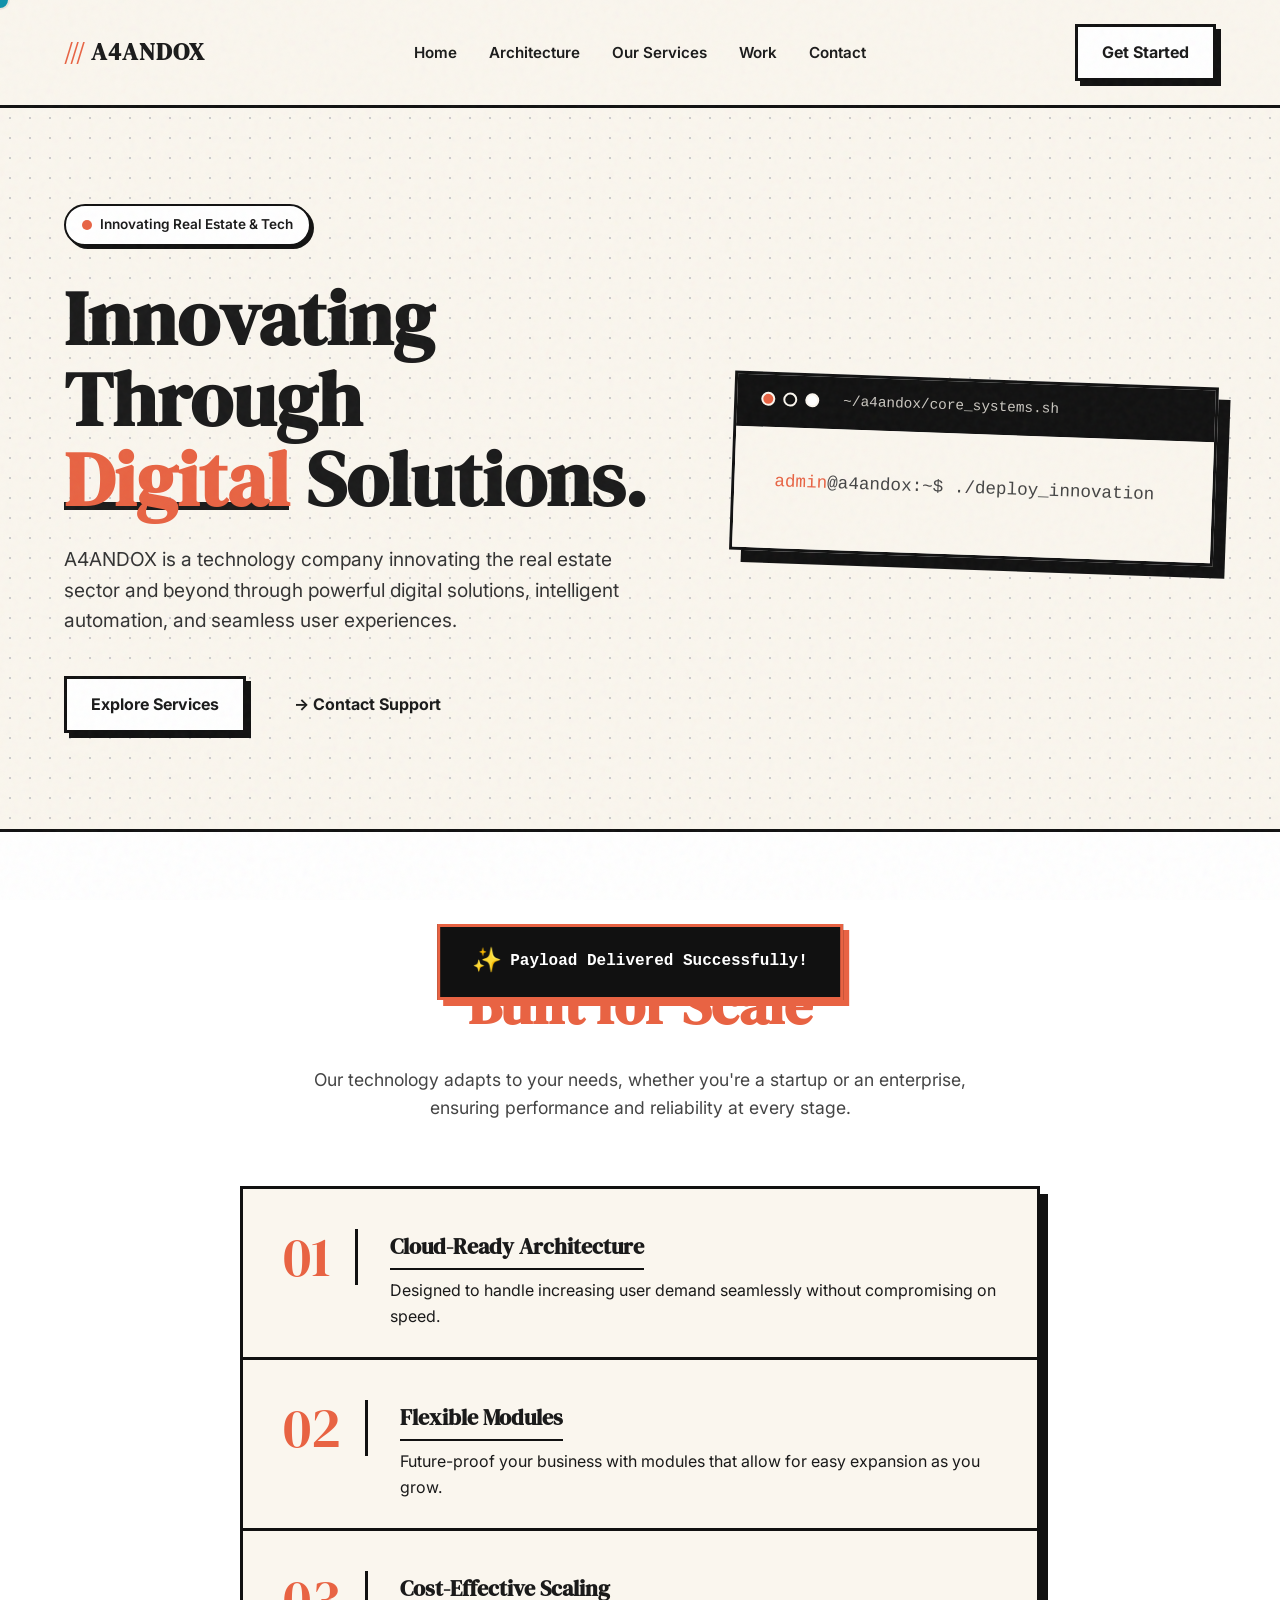
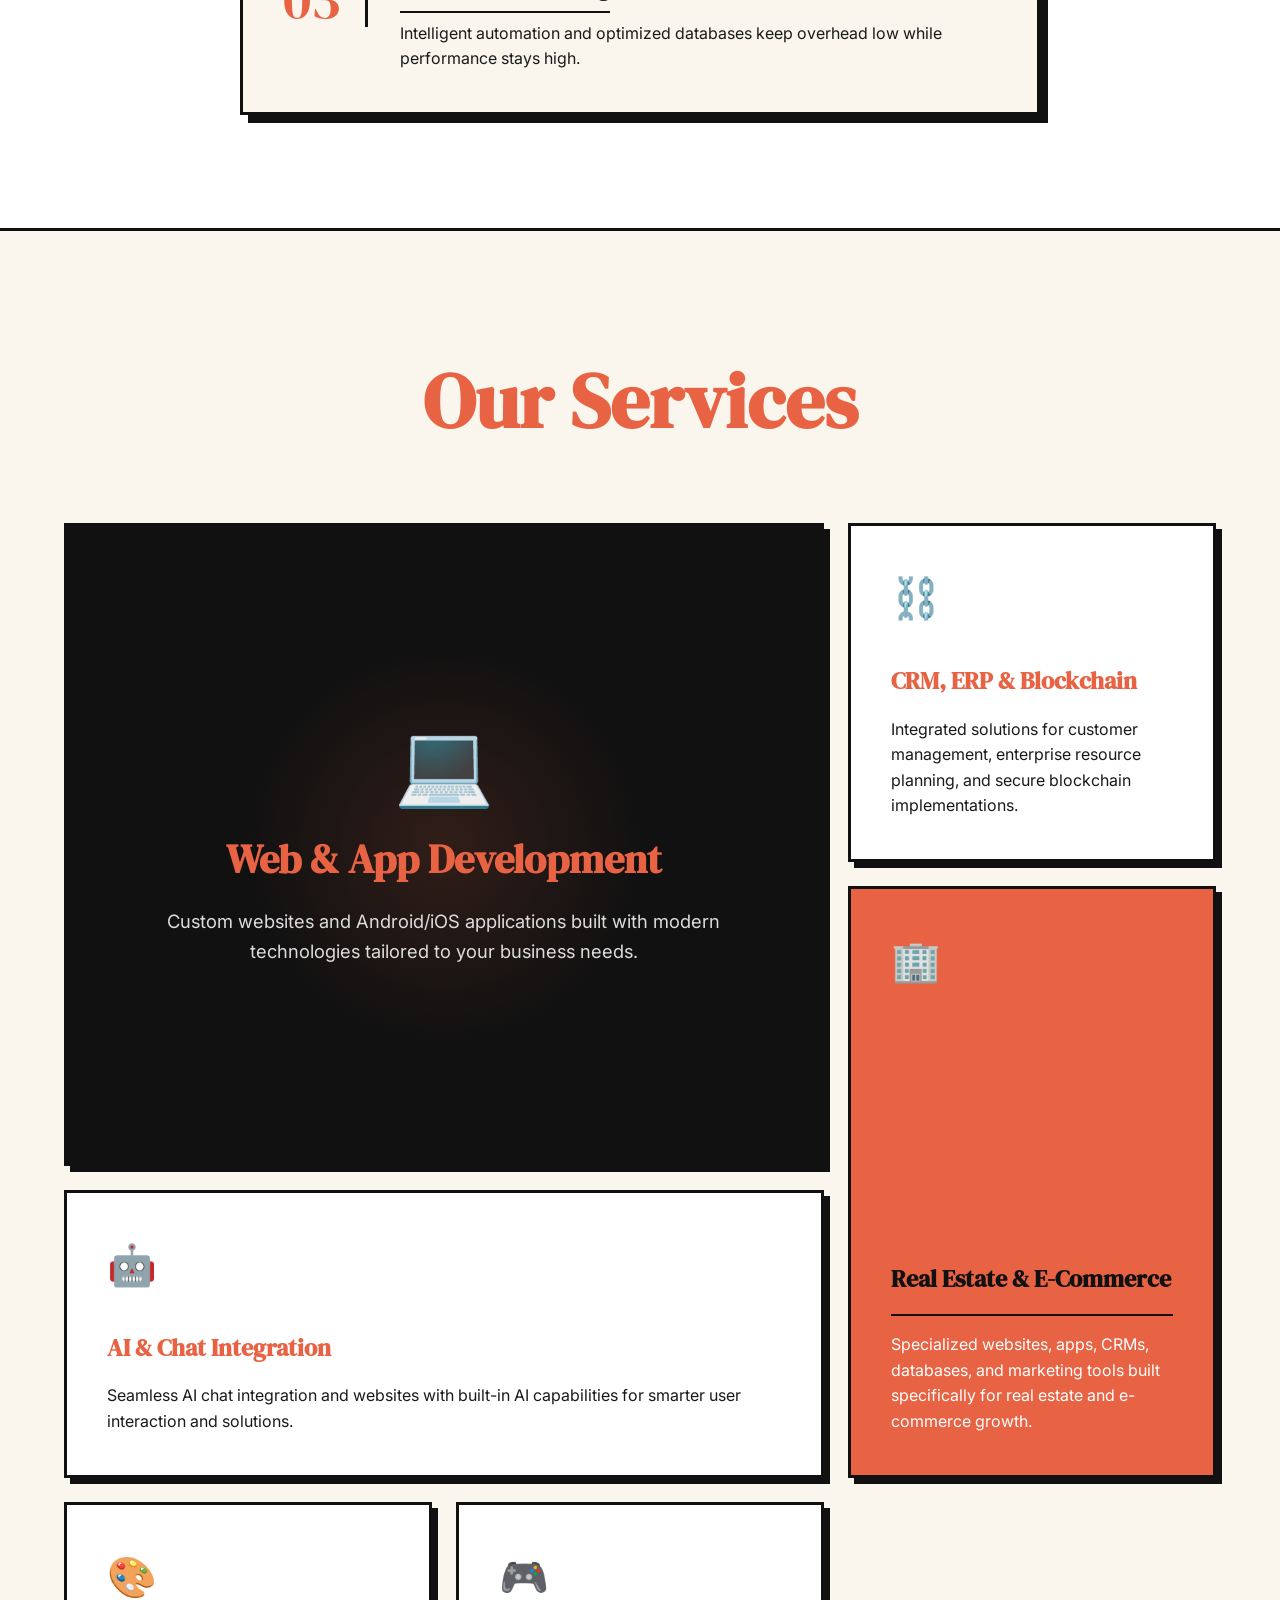
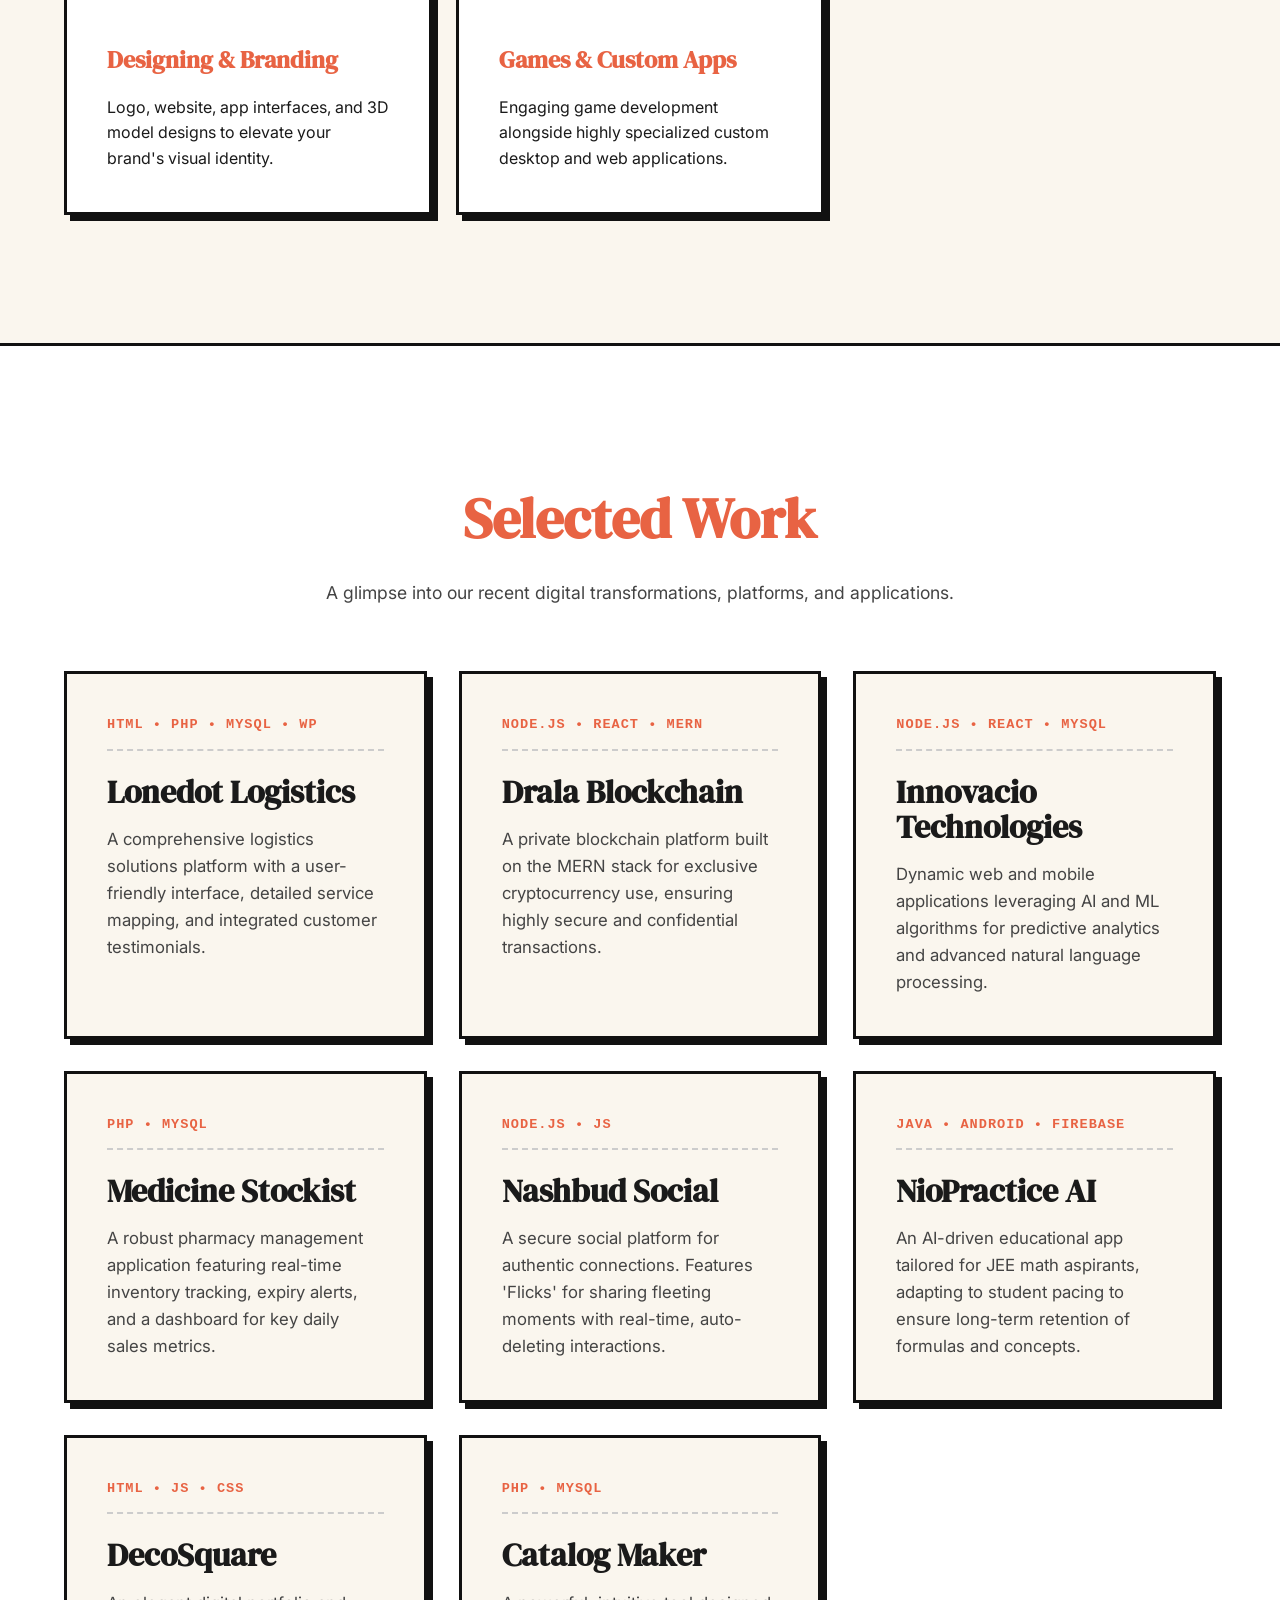
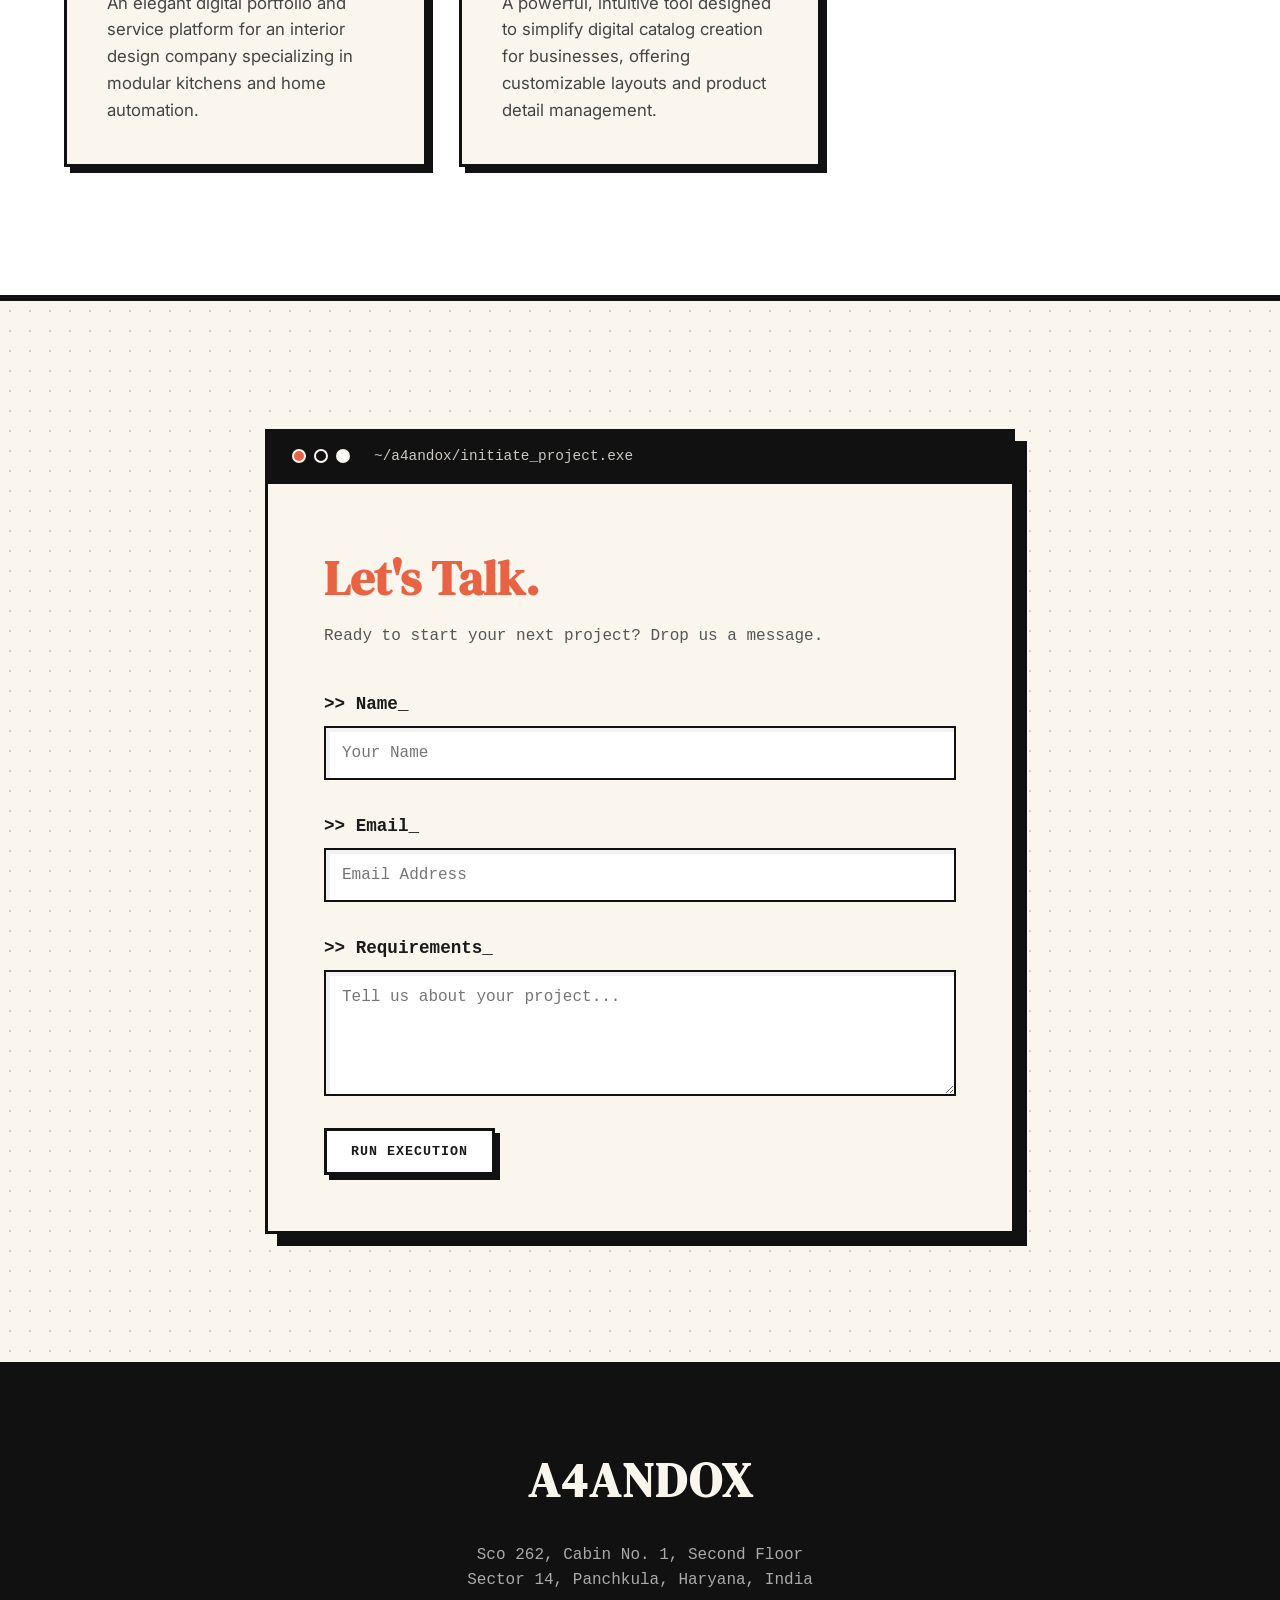
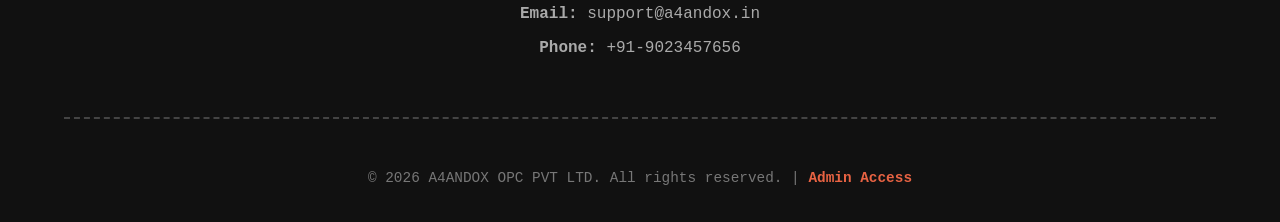
<file: index.html>
<!DOCTYPE html>
<html lang="en">
<head>
    <meta charset="UTF-8">
    <meta name="viewport" content="width=device-width, initial-scale=1.0">
    <title>A4ANDOX | Powerful Digital Solutions</title>
    <link rel="preconnect" href="https://fonts.googleapis.com">
    <link rel="preconnect" href="https://fonts.gstatic.com" crossorigin>
    <link href="https://fonts.googleapis.com/css2?family=DM+Serif+Display&family=Inter:wght@400;500;600;700;900&display=swap" rel="stylesheet">
    <link rel="stylesheet" href="style.css">
</head>
<body>
    <div id="a4-loader" class="a4-loader">
        <div class="terminal-container loader-terminal">
            <div class="terminal-header">
                <div class="terminal-buttons">
                    <span class="t-btn close"></span>
                    <span class="t-btn min"></span>
                    <span class="t-btn max"></span>
                </div>
                <div class="terminal-title">~/a4andox/boot_sequence.exe</div>
            </div>
            <div class="terminal-body terminal-font">
                <p>>> A4ANDOX.sys initializing<span class="loading-dots"></span></p>
                <div class="progress-bar-container">
                    <div class="progress-bar"></div>
                </div>
                <p id="loader-status">>> SYSTEM READY_</p>
            </div>
        </div>
    </div>

    <div class="noise-overlay"></div>
    <div class="custom-cursor"></div>

    <nav class="navbar relative-z">
        <div class="logo">
            <span class="logo-icon">///</span> A4ANDOX
        </div>
        <ul class="nav-links">
            <li><a href="#home">Home</a></li>
            <li><a href="#features">Architecture</a></li>
            <li><a href="#services">Our Services</a></li>
            <li><a href="#work">Work</a></li> 
            <li><a href="#contact-form-section">Contact</a></li>
        </ul>
        <a href="#contact-form-section" class="btn-primary magnetic-btn">Get Started</a>
    </nav>

    <header id="home" class="hero relative-z split-layout">
        <div class="hero-content">
            <div class="status-badge">
                <span class="pulse-indicator"></span> Innovating Real Estate & Tech
            </div>
            
            <h1 class="hero-title">
                Innovating Through <br>
                <span class="text-orange highlight-stroke">Digital</span> Solutions.
            </h1>
            <p class="hero-subtitle">
                A4ANDOX is a technology company innovating the real estate sector and beyond through powerful digital solutions, intelligent automation, and seamless user experiences.
            </p>
            <div class="hero-ctas">
                <a href="#services" class="btn-primary magnetic-btn" id="cta-main">Explore Services</a>
                <a href="#contact-form-section" class="btn-secondary link-hover-effect" id="cta-secondary">→ Contact Support</a>
            </div>
        </div>
        
        <div class="hero-visual">
            <div class="terminal-container hero-terminal">
                <div class="terminal-header">
                    <div class="terminal-buttons">
                        <span class="t-btn close"></span>
                        <span class="t-btn min"></span>
                        <span class="t-btn max"></span>
                    </div>
                    <div class="terminal-title">~/a4andox/core_systems.sh</div>
                </div>
                <div class="terminal-body terminal-font">
                    <p class="code-line"><span class="text-orange">admin</span>@a4andox:~$ ./deploy_innovation</p>
                    <p class="code-line">> Booting digital architecture...</p>
                    <p class="code-line">> [OK] Web & App Development</p>
                    <p class="code-line">> [OK] Cloud Infrastructure</p>
                    <p class="code-line">> [OK] UI/UX Engineering</p>
                    <p class="code-line text-orange blink-cursor">> Status: ONLINE_</p>
                </div>
            </div>
        </div>
    </header>

    <section id="features" class="how-to-work relative-z">
        <div class="section-header-centered">
            <h2 class="section-title text-orange">Built for Scale</h2>
            <p class="section-subtitle">Our technology adapts to your needs, whether you're a startup or an enterprise, ensuring performance and reliability at every stage.</p>
        </div>
        
        <div class="architecture-stack">
            <div class="stack-item animate-on-scroll">
                <div class="stack-number">01</div>
                <div class="stack-content">
                    <h3 class="stack-title">Cloud-Ready Architecture</h3>
                    <p class="stack-text">Designed to handle increasing user demand seamlessly without compromising on speed.</p>
                </div>
            </div>
            <div class="stack-item animate-on-scroll" style="transition-delay: 0.1s;">
                <div class="stack-number">02</div>
                <div class="stack-content">
                    <h3 class="stack-title">Flexible Modules</h3>
                    <p class="stack-text">Future-proof your business with modules that allow for easy expansion as you grow.</p>
                </div>
            </div>
            <div class="stack-item animate-on-scroll" style="transition-delay: 0.2s;">
                <div class="stack-number">03</div>
                <div class="stack-content">
                    <h3 class="stack-title">Cost-Effective Scaling</h3>
                    <p class="stack-text">Intelligent automation and optimized databases keep overhead low while performance stays high.</p>
                </div>
            </div>
        </div>
    </section>

    <section id="services" class="services relative-z">
        <div class="services-header animate-on-scroll">
            <h2 class="services-main-title text-orange">Our Services</h2>
        </div>
        
        <div class="bento-grid">
            <div class="service-card bento-featured animate-on-scroll">
                <div class="glow-orb"></div>
                <div class="featured-content">
                    <div class="huge-icon">💻</div>
                    <h3>Web & App Development</h3>
                    <p>Custom websites and Android/iOS applications built with modern technologies tailored to your business needs.</p>
                </div>
            </div>
            
            <div class="service-card bento-standard animate-on-scroll" style="transition-delay: 0.1s;">
                <div class="card-icon">⛓️</div>
                <div class="card-content">
                    <h3>CRM, ERP & Blockchain</h3>
                    <p>Integrated solutions for customer management, enterprise resource planning, and secure blockchain implementations.</p>
                </div>
            </div>
            
            <div class="service-card bento-tall animate-on-scroll" style="transition-delay: 0.2s;">
                <div class="card-icon">🏢</div>
                <div class="card-content">
                    <h3>Real Estate & E-Commerce</h3>
                    <p>Specialized websites, apps, CRMs, databases, and marketing tools built specifically for real estate and e-commerce growth.</p>
                </div>
            </div>
            
            <div class="service-card bento-wide animate-on-scroll" style="transition-delay: 0.3s;">
                <div class="card-icon">🤖</div>
                <div class="card-content">
                    <h3>AI & Chat Integration</h3>
                    <p>Seamless AI chat integration and websites with built-in AI capabilities for smarter user interaction and solutions.</p>
                </div>
            </div>
            
            <div class="service-card bento-standard animate-on-scroll" style="transition-delay: 0.4s;">
                <div class="card-icon">🎨</div>
                <div class="card-content">
                    <h3>Designing & Branding</h3>
                    <p>Logo, website, app interfaces, and 3D model designs to elevate your brand's visual identity.</p>
                </div>
            </div>
            
            <div class="service-card bento-standard animate-on-scroll" style="transition-delay: 0.5s;">
                <div class="card-icon">🎮</div>
                <div class="card-content">
                    <h3>Games & Custom Apps</h3>
                    <p>Engaging game development alongside highly specialized custom desktop and web applications.</p>
                </div>
            </div>
        </div>
    </section>

    <section id="work" class="portfolio-section relative-z">
        <div class="section-header-centered animate-on-scroll">
            <h2 class="section-title text-orange">Selected Work</h2>
            <p class="section-subtitle">A glimpse into our recent digital transformations, platforms, and applications.</p>
        </div>

        <div class="project-grid">
            <div class="project-card animate-on-scroll">
                <div class="project-tech">HTML • PHP • MySQL • WP</div>
                <h3 class="project-title">Lonedot Logistics</h3>
                <p class="project-desc">A comprehensive logistics solutions platform with a user-friendly interface, detailed service mapping, and integrated customer testimonials.</p>
            </div>
            <div class="project-card animate-on-scroll" style="transition-delay: 0.1s;">
                <div class="project-tech">Node.js • React • MERN</div>
                <h3 class="project-title">Drala Blockchain</h3>
                <p class="project-desc">A private blockchain platform built on the MERN stack for exclusive cryptocurrency use, ensuring highly secure and confidential transactions.</p>
            </div>
            <div class="project-card animate-on-scroll" style="transition-delay: 0.2s;">
                <div class="project-tech">Node.js • React • MySQL</div>
                <h3 class="project-title">Innovacio Technologies</h3>
                <p class="project-desc">Dynamic web and mobile applications leveraging AI and ML algorithms for predictive analytics and advanced natural language processing.</p>
            </div>
            <div class="project-card animate-on-scroll">
                <div class="project-tech">PHP • MySQL</div>
                <h3 class="project-title">Medicine Stockist</h3>
                <p class="project-desc">A robust pharmacy management application featuring real-time inventory tracking, expiry alerts, and a dashboard for key daily sales metrics.</p>
            </div>
            <div class="project-card animate-on-scroll" style="transition-delay: 0.1s;">
                <div class="project-tech">Node.js • JS</div>
                <h3 class="project-title">Nashbud Social</h3>
                <p class="project-desc">A secure social platform for authentic connections. Features 'Flicks' for sharing fleeting moments with real-time, auto-deleting interactions.</p>
            </div>
            <div class="project-card animate-on-scroll" style="transition-delay: 0.2s;">
                <div class="project-tech">Java • Android • Firebase</div>
                <h3 class="project-title">NioPractice AI</h3>
                <p class="project-desc">An AI-driven educational app tailored for JEE math aspirants, adapting to student pacing to ensure long-term retention of formulas and concepts.</p>
            </div>
            <div class="project-card animate-on-scroll">
                <div class="project-tech">HTML • JS • CSS</div>
                <h3 class="project-title">DecoSquare</h3>
                <p class="project-desc">An elegant digital portfolio and service platform for an interior design company specializing in modular kitchens and home automation.</p>
            </div>
            <div class="project-card animate-on-scroll" style="transition-delay: 0.1s;">
                <div class="project-tech">PHP • MySQL</div>
                <h3 class="project-title">Catalog Maker</h3>
                <p class="project-desc">A powerful, intuitive tool designed to simplify digital catalog creation for businesses, offering customizable layouts and product detail management.</p>
            </div>
        </div>
    </section>

    <section id="contact-form-section" class="contact-form-section relative-z">
        <div class="terminal-container animate-on-scroll">
            <div class="terminal-header">
                <div class="terminal-buttons">
                    <span class="t-btn close"></span>
                    <span class="t-btn min"></span>
                    <span class="t-btn max"></span>
                </div>
                <div class="terminal-title">~/a4andox/initiate_project.exe</div>
            </div>
            
            <div class="terminal-body">
                <h2 class="terminal-heading text-orange">Let's Talk.</h2>
                <p class="terminal-sub">Ready to start your next project? Drop us a message.</p>
                
                <form id="a4ContactForm" class="brutal-form code-style-form">
                    <div class="input-group">
                        <label for="userName">>> Name_</label>
                        <input type="text" id="userName" placeholder="Your Name" required>
                    </div>
                    <div class="input-group">
                        <label for="userEmail">>> Email_</label>
                        <input type="email" id="userEmail" placeholder="Email Address" required>
                    </div>
                    <div class="input-group">
                        <label for="userMessage">>> Requirements_</label>
                        <textarea id="userMessage" rows="5" placeholder="Tell us about your project..." required></textarea>
                    </div>
                    <button type="submit" class="btn-primary run-command-btn">Run Execution</button>
                </form>
            </div>
        </div>
    </section>

    <div id="successToast" class="success-toast">
        <span style="font-size: 1.5rem;">✨</span> Payload Delivered Successfully!
    </div>

    <footer class="site-footer relative-z">
        <div class="footer-content animate-on-scroll">
            <h2 class="footer-logo">A4ANDOX</h2>
            <div class="contact-details terminal-font">
                <p>Sco 262, Cabin No. 1, Second Floor<br>Sector 14, Panchkula, Haryana, India</p>
                <p><strong>Email:</strong> support@a4andox.in</p>
                <p><strong>Phone:</strong> +91-9023457656</p>
            </div>
        </div>
        <div class="copyright animate-on-scroll" style="transition-delay: 0.2s;">
            &copy; 2026 A4ANDOX OPC PVT LTD. All rights reserved. | <a href="admin.html" class="admin-link">Admin Access</a>
        </div>
    </footer>

    <script src="script.js"></script>
</body>
</html>
</file>
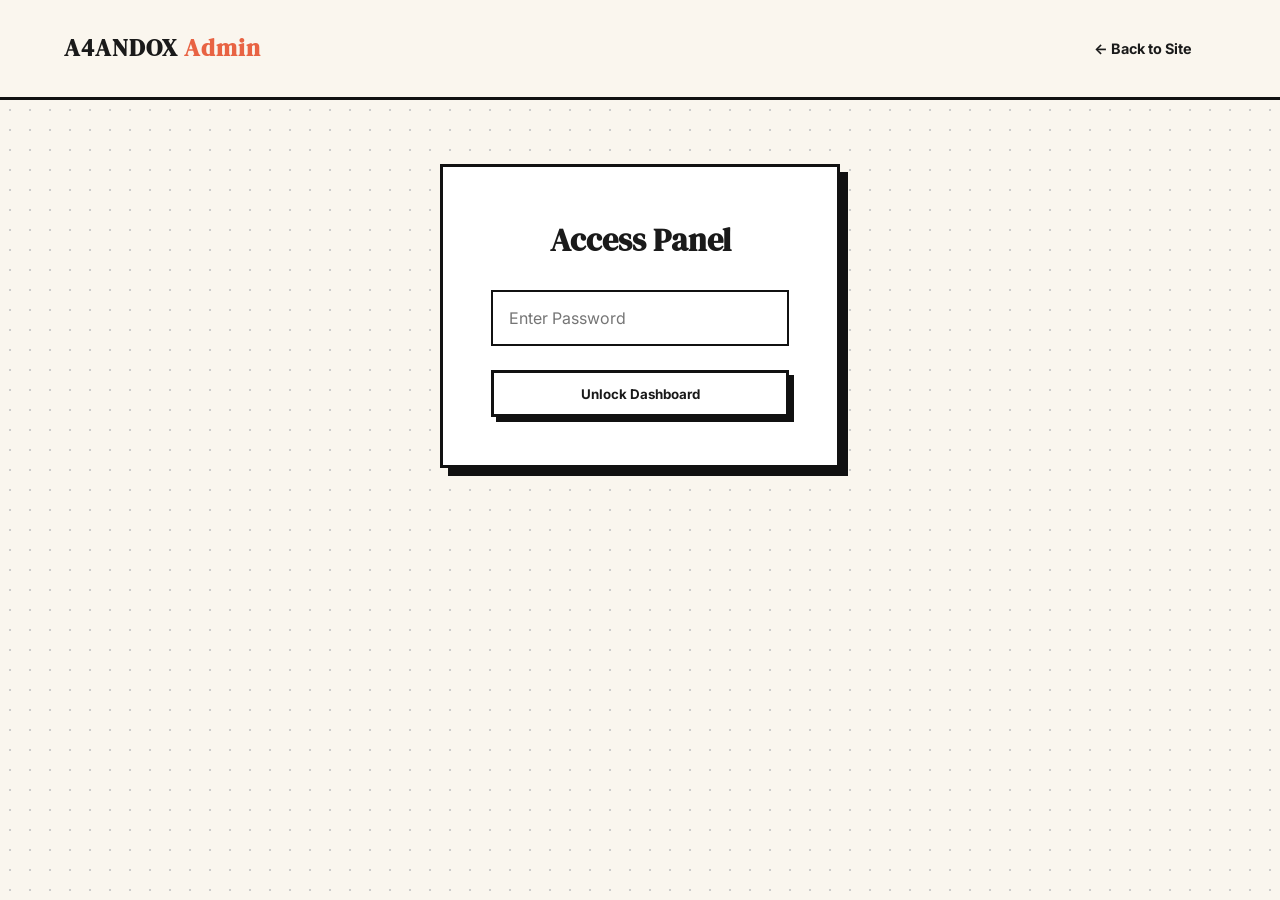
<file: admin.html>
<!DOCTYPE html>
<html lang="en">
<head>
    <meta charset="UTF-8">
    <meta name="viewport" content="width=device-width, initial-scale=1.0">
    <title>A4ANDOX | Admin Panel</title>
    <link rel="preconnect" href="https://fonts.googleapis.com">
    <link rel="preconnect" href="https://fonts.gstatic.com" crossorigin>
    <link href="https://fonts.googleapis.com/css2?family=DM+Serif+Display&family=Inter:wght@400;500;600;700&display=swap" rel="stylesheet">
    <link rel="stylesheet" href="style.css">
    <style>
        /* Admin specific layout styles overlaying style.css */
        body { display: flex; flex-direction: column; min-height: 100vh; }
        .admin-header { padding: 1.5rem 5%; border-bottom: 3px solid var(--border-dark); display: flex; justify-content: space-between; align-items: center; background-color: var(--bg-cream); }
        .admin-main { flex: 1; padding: 4rem 5%; display: flex; flex-direction: column; align-items: center; background-image: radial-gradient(#ccc 1px, transparent 1px); background-size: 20px 20px; }
        
        /* Login Box */
        .login-box { background: #fff; border: 3px solid var(--border-dark); box-shadow: 8px 8px 0px 0px var(--border-dark); padding: 3rem; width: 100%; max-width: 400px; text-align: center; }
        .login-box input { width: 100%; padding: 1rem; margin: 1.5rem 0; border: 2px solid var(--border-dark); font-family: var(--font-body); font-size: 1rem; outline: none; }
        .login-box input:focus { box-shadow: 4px 4px 0px 0px var(--accent-orange); }
        .error-msg { color: #E86343; font-size: 0.95rem; font-weight: bold; margin-top: 1rem; display: none; }
        
        /* Dashboard */
        .dashboard { width: 100%; max-width: 900px; display: none; }
        .submissions-grid { display: grid; gap: 1.5rem; margin-top: 2rem; }
        .sub-card { background: #fff; border: 3px solid var(--border-dark); padding: 2rem; box-shadow: 6px 6px 0px 0px var(--border-dark); }
        .sub-header { display: flex; justify-content: space-between; border-bottom: 2px dashed #ccc; padding-bottom: 0.5rem; margin-bottom: 1rem; font-size: 0.9rem; color: #555; }
        .sub-card h4 { font-size: 1.5rem; margin-bottom: 0.5rem; color: var(--accent-orange); font-family: var(--font-heading); }
    </style>
</head>
<body>

    <header class="admin-header">
        <div class="logo">A4ANDOX <span class="text-orange">Admin</span></div>
        <a href="index.html" class="btn-secondary" style="font-size: 0.9rem; font-weight: bold;">← Back to Site</a>
    </header>

    <main class="admin-main">
        <div id="loginView" class="login-box">
            <h2 style="font-family: var(--font-heading); font-size: 2rem;">Access Panel</h2>
            <input type="password" id="adminPassword" placeholder="Enter Password">
            <button id="loginBtn" class="btn-primary" style="width: 100%;">Unlock Dashboard</button>
            <p id="errorMsg" class="error-msg">Incorrect Password.</p>
        </div>

        <div id="dashboardView" class="dashboard">
            <div style="display: flex; justify-content: space-between; align-items: center; flex-wrap: wrap; gap: 1rem;">
                <h2 style="font-family: var(--font-heading); font-size: 2.5rem;">Client Submissions</h2>
                <button id="clearDataBtn" class="btn-secondary" style="color: red; border: 2px solid red; padding: 0.5rem 1rem; background-color: #fff;">Clear All Data</button>
            </div>
            
            <div id="submissionsContainer" class="submissions-grid">
                </div>
        </div>
    </main>

    <script>
        // Admin Panel Logic
        const loginBtn = document.getElementById('loginBtn');
        const passInput = document.getElementById('adminPassword');
        const errorMsg = document.getElementById('errorMsg');
        const loginView = document.getElementById('loginView');
        const dashboardView = document.getElementById('dashboardView');
        const container = document.getElementById('submissionsContainer');
        const clearBtn = document.getElementById('clearDataBtn');

        // Allow pressing "Enter" to login
        passInput.addEventListener('keypress', function(e) {
            if (e.key === 'Enter') loginBtn.click();
        });

        loginBtn.addEventListener('click', () => {
            if (passInput.value === 'Admin@123') {
                loginView.style.display = 'none';
                dashboardView.style.display = 'block';
                loadSubmissions();
            } else {
                errorMsg.style.display = 'block';
            }
        });

        function loadSubmissions() {
            const data = JSON.parse(localStorage.getItem('a4Submissions')) || [];
            container.innerHTML = ''; // Clear current display

            if (data.length === 0) {
                container.innerHTML = '<p style="text-align: center; font-size: 1.2rem; margin-top: 2rem;">No submissions yet. Test the form on the homepage!</p>';
                return;
            }

            // Loop backwards to show the newest messages first
            for (let i = data.length - 1; i >= 0; i--) {
                const sub = data[i];
                const card = document.createElement('div');
                card.className = 'sub-card';
                card.innerHTML = `
                    <div class="sub-header">
                        <span>Submitted: ${sub.date}</span>
                    </div>
                    <h4>${sub.name}</h4>
                    <p style="margin-bottom: 1rem;"><strong>Email:</strong> <a href="mailto:${sub.email}" class="text-orange" style="font-weight: 600;">${sub.email}</a></p>
                    <div style="padding: 1rem; background: var(--bg-cream); border: 2px solid var(--border-dark); font-family: var(--font-body);">
                        ${sub.message}
                    </div>
                `;
                container.appendChild(card);
            }
        }

        clearBtn.addEventListener('click', () => {
            if(confirm('Are you absolutely sure you want to delete all form submissions? This cannot be undone.')) {
                localStorage.removeItem('a4Submissions');
                loadSubmissions(); // Reload the empty state
            }
        });
    </script>
</body>
</html>
</file>
<file: style.css>
/* Base Variables & Reset */
:root {
    --bg-cream: #FAF6EE;
    --text-black: #1A1A1A;
    --accent-orange: #E86343;
    --border-dark: #111111;
    --font-heading: 'DM Serif Display', serif;
    --font-body: 'Inter', sans-serif;
    --font-mono: 'Courier New', Courier, monospace;
}

* {
    margin: 0;
    padding: 0;
    box-sizing: border-box;
    cursor: none; /* Hides default cursor for our custom one */
}

html {
    scroll-behavior: smooth;
}

body {
    background-color: var(--bg-cream);
    color: var(--text-black);
    font-family: var(--font-body);
    line-height: 1.6;
    overflow-x: hidden;
    position: relative;
}

/* --- CREATIVE TOUCHES --- */

.noise-overlay {
    position: fixed;
    top: 0;
    left: 0;
    width: 100vw;
    height: 100vh;
    pointer-events: none;
    z-index: 9999;
    opacity: 0.04;
    background-image: url("data:image/svg+xml,%3Csvg viewBox='0 0 200 200' xmlns='http://www.w3.org/2000/svg'%3E%3Cfilter id='noiseFilter'%3E%3CfeTurbulence type='fractalNoise' baseFrequency='0.65' numOctaves='3' stitchTiles='stitch'/%3E%3C/filter%3E%3Crect width='100%25' height='100%25' filter='url(%23noiseFilter)'/%3E%3C/svg%3E");
}

@media (pointer: fine) {
    .custom-cursor {
        width: 20px;
        height: 20px;
        background-color: var(--accent-orange);
        border: 2px solid var(--border-dark);
        border-radius: 50%;
        position: fixed;
        pointer-events: none;
        z-index: 10000;
        transform: translate(-50%, -50%);
        transition: transform 0.1s ease, background-color 0.2s;
        mix-blend-mode: difference;
    }
    
    a:hover ~ .custom-cursor, button:hover ~ .custom-cursor, input:hover ~ .custom-cursor, textarea:hover ~ .custom-cursor {
        transform: translate(-50%, -50%) scale(1.5);
        background-color: #fff;
    }
}
@media (pointer: coarse) {
    * { cursor: auto; }
    .custom-cursor { display: none; }
}

.relative-z { position: relative; z-index: 10; }

h1, h2, h3, .logo, .footer-logo, .terminal-heading {
    font-family: var(--font-heading);
}

.text-orange { color: var(--accent-orange); }

/* Navigation */
.navbar {
    display: flex;
    justify-content: space-between;
    align-items: center;
    padding: 1.5rem 5%;
    border-bottom: 3px solid var(--border-dark);
    background-color: var(--bg-cream);
    position: sticky;
    top: 0;
    z-index: 100;
}

.logo { font-size: 1.5rem; font-weight: bold; letter-spacing: 1px; }
.logo-icon { color: var(--accent-orange); }

.nav-links { list-style: none; display: flex; gap: 2rem; }
.nav-links a { text-decoration: none; color: var(--text-black); font-weight: 600; font-size: 0.95rem; transition: color 0.2s; }
.nav-links a:hover { color: var(--accent-orange); }

/* Buttons (Neo-Brutalist) */
.btn-primary, .btn-secondary {
    padding: 0.8rem 1.5rem;
    font-weight: 700;
    font-family: var(--font-body);
    text-decoration: none;
    display: inline-block;
    transition: transform 0.1s ease, box-shadow 0.1s ease;
}

.btn-primary { background-color: #fff; color: var(--text-black); border: 3px solid var(--border-dark); box-shadow: 5px 5px 0px 0px var(--border-dark); }
.btn-primary:active { transform: translate(5px, 5px); box-shadow: 0px 0px 0px 0px var(--border-dark); }

.btn-secondary { background: transparent; border: none; font-size: 1rem; color: var(--text-black); }
.btn-secondary:hover { text-decoration: underline; text-decoration-color: var(--accent-orange); text-decoration-thickness: 3px; text-underline-offset: 4px; }

/* --- HERO SPLIT LAYOUT --- */
.hero {
    padding: 6rem 5% 6rem;
    border-bottom: 3px solid var(--border-dark);
    background-image: radial-gradient(#ccc 1px, transparent 1px);
    background-size: 20px 20px;
    display: flex;
    align-items: center;
    justify-content: space-between;
    gap: 4rem;
    min-height: 80vh;
}

.hero-content { flex: 1; max-width: 750px; }

.status-badge {
    display: inline-flex; align-items: center; gap: 0.5rem; padding: 0.5rem 1rem;
    border: 2px solid var(--border-dark); border-radius: 50px; font-size: 0.85rem;
    font-weight: 600; background-color: #fff; margin-bottom: 2rem; box-shadow: 3px 3px 0 0 var(--border-dark);
}

.pulse-indicator { width: 10px; height: 10px; background-color: var(--accent-orange); border-radius: 50%; animation: pulse 2s infinite; }
@keyframes pulse {
    0% { box-shadow: 0 0 0 0 rgba(232, 99, 67, 0.7); }
    70% { box-shadow: 0 0 0 10px rgba(232, 99, 67, 0); }
    100% { box-shadow: 0 0 0 0 rgba(232, 99, 67, 0); }
}

.hero-title { font-size: clamp(3.5rem, 6vw, 6rem); line-height: 1.05; margin-bottom: 1.5rem; }
.highlight-stroke { position: relative; display: inline-block; }
.highlight-stroke::after {
    content: ''; position: absolute; bottom: 10px; left: 0; width: 100%; height: 8px; background-color: var(--text-black); z-index: -1;
}

.hero-subtitle { font-size: 1.2rem; color: #333; margin-bottom: 2.5rem; max-width: 600px; }
.hero-ctas { display: flex; gap: 1.5rem; align-items: center; }

/* Hero Visual Layout */
.hero-visual { flex: 0.8; position: relative; display: flex; justify-content: center; align-items: center; }

/* --- ARCHITECTURE STACK --- */
.how-to-work { padding: 8rem 5%; background-color: #fff; border-bottom: 3px solid var(--border-dark); }
.section-header-centered { text-align: center; max-width: 700px; margin: 0 auto 4rem; }
.how-to-work .section-title { font-size: 3.5rem; margin-bottom: 1rem; }
.how-to-work .section-subtitle { font-size: 1.1rem; color: #444; }

.architecture-stack { display: flex; flex-direction: column; gap: 0; max-width: 800px; margin: 0 auto; }
.stack-item {
    display: flex; border: 3px solid var(--border-dark); background-color: var(--bg-cream); padding: 2.5rem;
    align-items: flex-start; margin-bottom: -15px; position: relative; box-shadow: 8px 8px 0px 0px var(--border-dark); transition: transform 0.3s ease;
}
.stack-item:hover { transform: translateX(10px); z-index: 5; background-color: #fff; }
.stack-number { font-family: var(--font-heading); font-size: 3.5rem; color: var(--accent-orange); line-height: 1; margin-right: 2rem; border-right: 3px solid var(--border-dark); padding-right: 1.5rem; }
.stack-title { font-size: 1.4rem; margin-bottom: 0.5rem; border-bottom: 2px solid var(--border-dark); display: inline-block; padding-bottom: 0.2rem; }

/* --- BENTO GRID SERVICES --- */
.services { padding: 8rem 5%; overflow: hidden; background-color: var(--bg-cream); border-bottom: 3px solid var(--border-dark); }

.services-header { text-align: center; margin-bottom: 5rem; width: 100%; }
.services-main-title { font-size: clamp(3.5rem, 6vw, 5.5rem); font-family: var(--font-heading); color: var(--accent-orange); line-height: 1.1; }

.bento-grid { display: grid; grid-template-columns: repeat(3, 1fr); grid-auto-rows: minmax(280px, auto); gap: 1.5rem; max-width: 1200px; margin: 0 auto; }

.service-card {
    border: 3px solid var(--border-dark); padding: 2.5rem; background-color: #fff; box-shadow: 6px 6px 0px 0px var(--border-dark);
    display: flex; flex-direction: column; justify-content: space-between; transition: box-shadow 0.3s ease, transform 0.3s ease; position: relative; overflow: hidden;
}

.service-card:hover { transform: translate(-4px, -4px) !important; box-shadow: 12px 12px 0px 0px var(--border-dark); }
.card-icon { font-size: 2.5rem; margin-bottom: 2rem; position: relative; z-index: 2; }
.card-content { position: relative; z-index: 2; }
.card-content h3 { font-size: 1.5rem; margin-bottom: 1rem; color: var(--accent-orange); font-family: var(--font-heading); }

/* The Black Box Fix */
.bento-featured { grid-column: span 2; grid-row: span 2; background-color: var(--border-dark); color: #fff; justify-content: center; align-items: center; text-align: center; }
.bento-featured .featured-content { position: relative; z-index: 2; max-width: 85%; }
.bento-featured .huge-icon { font-size: 5rem; margin-bottom: 1.5rem; line-height: 1; }
.bento-featured h3 { color: var(--accent-orange); font-size: 2.5rem; margin-bottom: 1rem; font-family: var(--font-heading); }
.bento-featured p { font-size: 1.15rem; color: #ddd; }

.glow-orb { position: absolute; top: 50%; left: 50%; transform: translate(-50%, -50%); width: 400px; height: 400px; background: radial-gradient(circle, rgba(232,99,67,0.15) 0%, rgba(0,0,0,0) 70%); z-index: 1; pointer-events: none; }

.bento-tall { grid-row: span 2; background-color: var(--accent-orange); color: #fff; }
.bento-tall h3 { color: var(--border-dark); border-bottom: 2px solid var(--border-dark); padding-bottom: 1rem; }
.bento-wide { grid-column: span 2; }

/* --- NEW: PORTFOLIO / PROJECTS SECTION --- */
.portfolio-section {
    padding: 8rem 5%;
    background-color: #fff;
    border-bottom: 3px solid var(--border-dark);
}

.portfolio-section .section-title { font-size: 3.5rem; margin-bottom: 1rem; }
.portfolio-section .section-subtitle { font-size: 1.1rem; color: #444; margin-bottom: 4rem; }

.project-grid {
    display: grid;
    grid-template-columns: repeat(auto-fit, minmax(300px, 1fr));
    gap: 2rem;
    max-width: 1200px;
    margin: 0 auto;
}

.project-card {
    border: 3px solid var(--border-dark);
    padding: 2.5rem;
    background-color: var(--bg-cream);
    box-shadow: 6px 6px 0px 0px var(--border-dark);
    display: flex;
    flex-direction: column;
    transition: transform 0.2s ease, box-shadow 0.2s ease, background-color 0.2s ease;
}

.project-card:hover {
    transform: translate(-4px, -4px);
    box-shadow: 10px 10px 0px 0px var(--border-dark);
    background-color: #fff;
}

.project-tech {
    font-family: var(--font-mono);
    font-size: 0.85rem;
    color: var(--accent-orange);
    font-weight: bold;
    margin-bottom: 1.5rem;
    text-transform: uppercase;
    letter-spacing: 1px;
    border-bottom: 2px dashed #ccc;
    padding-bottom: 0.8rem;
}

.project-title {
    font-family: var(--font-heading);
    font-size: 2rem;
    margin-bottom: 1rem;
    color: var(--text-black);
    line-height: 1.1;
}

.project-desc {
    font-size: 1.05rem;
    color: #444;
    flex-grow: 1;
}

/* --- TERMINAL CONTACT FORM --- */
.contact-form-section { padding: 8rem 5%; display: flex; justify-content: center; background-image: radial-gradient(#ccc 1px, transparent 1px); background-size: 20px 20px; border-top: 3px solid var(--border-dark); }
.terminal-container { width: 100%; max-width: 750px; border: 3px solid var(--border-dark); box-shadow: 12px 12px 0px 0px var(--border-dark); background-color: #fff; display: flex; flex-direction: column; }
.terminal-header { background-color: var(--border-dark); color: var(--bg-cream); padding: 0.8rem 1.5rem; display: flex; align-items: center; border-bottom: 3px solid var(--border-dark); }
.terminal-buttons { display: flex; gap: 8px; margin-right: 1.5rem; }
.t-btn { width: 14px; height: 14px; border-radius: 50%; border: 2px solid var(--bg-cream); }
.t-btn.close { background-color: var(--accent-orange); }
.t-btn.min { background-color: transparent; }
.t-btn.max { background-color: #fff; }
.terminal-title { font-family: var(--font-mono); font-size: 0.9rem; opacity: 0.8; }
.terminal-body { padding: 3.5rem; background-color: var(--bg-cream); }
.terminal-heading { font-size: 3rem; margin-bottom: 0.5rem; }
.terminal-sub { font-family: var(--font-mono); font-size: 1rem; margin-bottom: 2.5rem; color: #555; }

.code-style-form { display: flex; flex-direction: column; gap: 2rem; }
.input-group { display: flex; flex-direction: column; gap: 0.5rem; }
.code-style-form label { font-family: var(--font-mono); font-weight: bold; color: var(--text-black); font-size: 1.1rem; }
.code-style-form input, .code-style-form textarea { width: 100%; padding: 1rem; font-family: var(--font-mono); font-size: 1rem; background-color: #fff; border: 2px solid var(--border-dark); color: var(--text-black); outline: none; box-shadow: inset 4px 4px 0px 0px rgba(0,0,0,0.05); transition: border-color 0.2s; }
.code-style-form input:focus, .code-style-form textarea:focus { border-color: var(--accent-orange); box-shadow: 4px 4px 0px 0px var(--accent-orange); }
.run-command-btn { align-self: flex-start; font-family: var(--font-mono); text-transform: uppercase; letter-spacing: 1px; }

/* Success Toast */
.success-toast { position: fixed; bottom: -100px; left: 50%; transform: translateX(-50%); background-color: var(--border-dark); color: #fff; border: 3px solid var(--accent-orange); box-shadow: 6px 6px 0px 0px var(--accent-orange); padding: 1rem 2rem; font-family: var(--font-mono); font-weight: bold; display: flex; align-items: center; gap: 0.5rem; z-index: 1000; transition: bottom 0.5s cubic-bezier(0.175, 0.885, 0.32, 1.275); }
.success-toast.show { bottom: 40px; }

/* Footer */
.site-footer { background-color: var(--border-dark); color: var(--bg-cream); padding: 5rem 5% 2rem; text-align: center; }
.footer-content { margin-bottom: 3rem; padding-bottom: 3rem; border-bottom: 2px dashed #444; display: flex; flex-direction: column; align-items: center; gap: 1.5rem; }
.footer-logo { font-size: 3rem; color: var(--bg-cream); letter-spacing: 2px; }
.terminal-font { font-family: var(--font-mono); }
.contact-details p { margin-bottom: 0.5rem; color: #aaa; font-size: 1rem; }
.copyright { font-size: 0.9rem; color: #777; font-family: var(--font-mono); }
.admin-link { color: var(--accent-orange); text-decoration: none; font-weight: bold; }
.admin-link:hover { text-decoration: underline; }

/* Scroll Animations */
.animate-on-scroll { opacity: 0; transform: translateY(40px); transition: opacity 0.8s ease-out, transform 0.8s ease-out; }
.animate-on-scroll.is-visible { opacity: 1; transform: translateY(0); }

/* --- FOOLPROOF MOBILE FIX FOR SERVICES AND LAYOUT --- */
@media (max-width: 900px) {
    .hero { flex-direction: column; text-align: center; padding-top: 4rem; }
    .hero-ctas { justify-content: center; }
    
    .services { padding: 5rem 5%; }
    .services-main-title { font-size: 3rem; margin-bottom: 3rem; }
    
    /* Forces grid into a strict, unbreakable column on mobile */
    .bento-grid { display: flex; flex-direction: column; gap: 1.5rem; }
    
    .service-card { width: 100%; padding: 2rem; grid-column: auto !important; grid-row: auto !important; }
    
    /* Resize giant black box for mobile */
    .bento-featured h3 { font-size: 2rem; }
    .bento-featured .huge-icon { font-size: 3.5rem; margin-bottom: 1rem; }
    .bento-featured .featured-content { max-width: 100%; }

    /* Fix project section spacing on mobile */
    .portfolio-section { padding: 5rem 5%; }
    .project-card { padding: 1.5rem; }
}

@media (max-width: 768px) {
    .nav-links { display: none; }
    .stack-item { flex-direction: column; margin-bottom: 1rem; padding: 1.5rem; box-shadow: 4px 4px 0px 0px var(--border-dark); }
    .stack-number { border-right: none; border-bottom: 3px solid var(--border-dark); padding-right: 0; padding-bottom: 0.5rem; margin-bottom: 1rem; margin-right: 0; width: 100%; }
    .terminal-body { padding: 1.5rem; }
    .terminal-heading { font-size: 2rem; }
}
/* --- SYSTEM BOOT LOADER --- */
.a4-loader {
    position: fixed;
    top: 0;
    left: 0;
    width: 100vw;
    height: 100vh;
    background-color: var(--bg-cream);
    background-image: radial-gradient(#ccc 1px, transparent 1px);
    background-size: 20px 20px;
    z-index: 99999; /* Keeps it above the custom cursor and noise */
    display: flex;
    justify-content: center;
    align-items: center;
    transition: transform 0.8s cubic-bezier(0.77, 0, 0.175, 1), opacity 0.5s ease;
}

.loader-terminal {
    max-width: 500px;
    transform: translateY(0);
    animation: slightFloat 3s ease-in-out infinite;
}

.loader-terminal .terminal-body {
    padding: 2.5rem;
    font-weight: bold;
    color: var(--text-black);
}

.loading-dots::after {
    content: '.';
    animation: dots 1.5s steps(4, end) infinite;
}

@keyframes dots {
    0%, 20% { content: ''; }
    40% { content: '.'; }
    60% { content: '..'; }
    80%, 100% { content: '...'; }
}

.progress-bar-container {
    width: 100%;
    height: 24px;
    border: 3px solid var(--border-dark);
    margin: 1.5rem 0;
    padding: 2px;
    background-color: #fff;
}

.progress-bar {
    height: 100%;
    width: 0%;
    background-color: var(--accent-orange);
    animation: loadProgress 2s ease-out forwards;
}

@keyframes loadProgress {
    0% { width: 0%; }
    40% { width: 45%; }
    70% { width: 80%; }
    100% { width: 100%; }
}

#loader-status {
    opacity: 0;
    color: var(--accent-orange);
    animation: showStatus 0.1s forwards 2s; /* Shows up when progress bar hits 100% */
}

@keyframes showStatus {
    to { opacity: 1; }
}

@keyframes slightFloat {
    0%, 100% { transform: translateY(0); }
    50% { transform: translateY(-10px); }
}

/* The class JS will add to slide the loader out of the way */
.a4-loader.hidden {
    transform: translateY(-100vh); 
    pointer-events: none;
}

/* --- HERO TERMINAL ADDITIONS --- */
.hero-terminal {
    transform: rotate(2deg); /* Gives it that brutalist, slightly off-axis look */
    transition: transform 0.3s ease, box-shadow 0.3s ease;
    width: 100%;
}

.hero-terminal:hover {
    transform: rotate(0deg) translateY(-5px);
    box-shadow: 16px 16px 0px 0px var(--accent-orange);
}

.hero-terminal .terminal-body {
    padding: 2.5rem;
    background-color: var(--bg-cream);
}

.code-line {
    margin-bottom: 0.8rem;
    font-size: 1.1rem;
    color: #444;
}

/* Blinking cursor effect for the last line */
.blink-cursor::after {
    content: '';
    display: inline-block;
    width: 10px;
    height: 1.1rem;
    background-color: var(--accent-orange);
    vertical-align: text-bottom;
    margin-left: 5px;
    animation: blink 1s step-end infinite;
}

@keyframes blink {
    0%, 100% { opacity: 1; }
    50% { opacity: 0; }
}

/* Ensure it stacks nicely on mobile */
@media (max-width: 900px) {
    .hero-visual { display: flex; width: 100%; margin-top: 2rem; }
    .hero-terminal { transform: rotate(0deg); }
}
</file>
